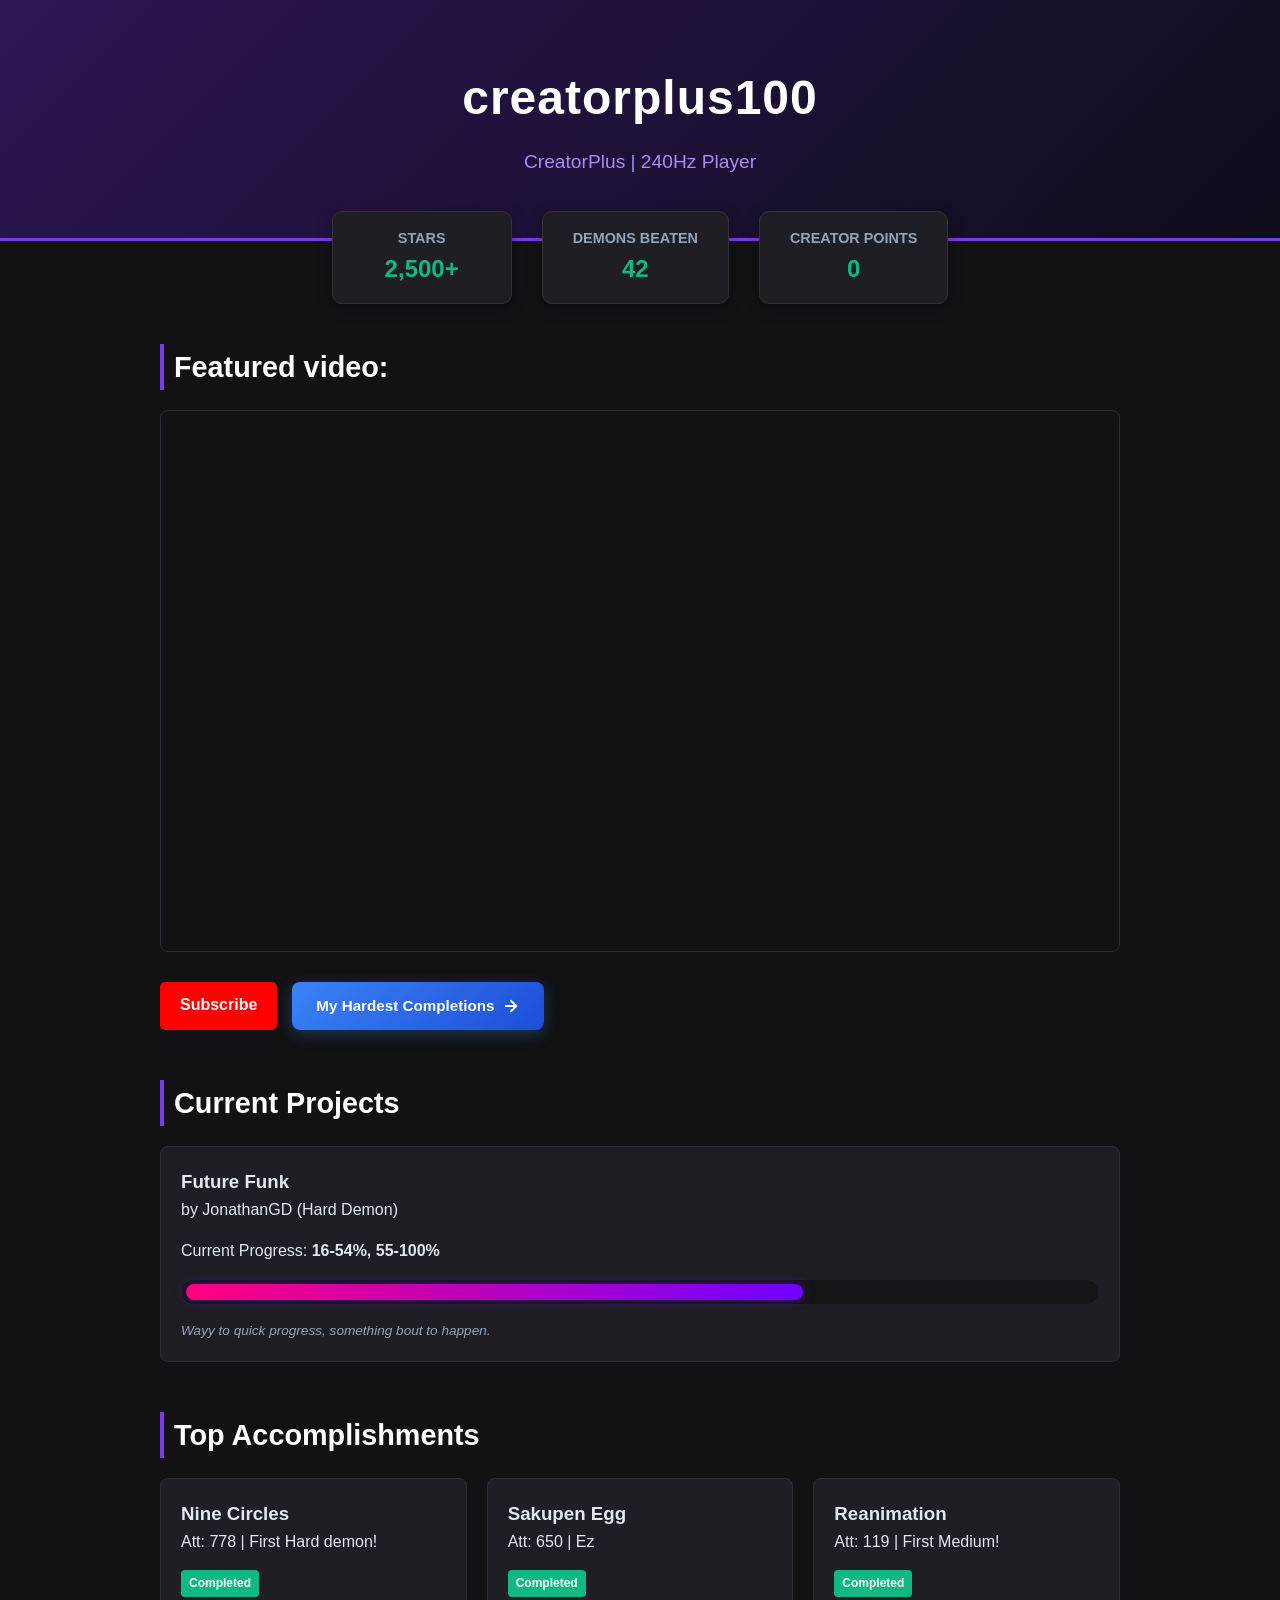
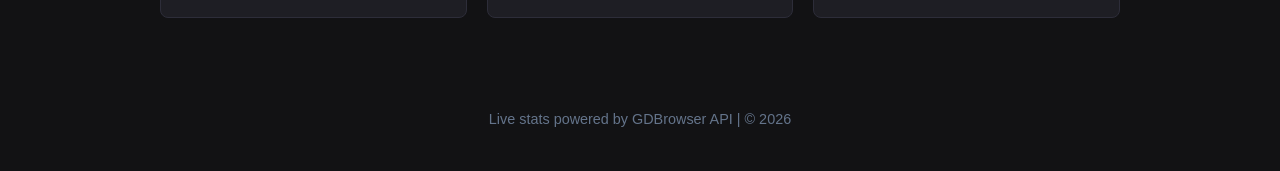
<file: index.html>
<!DOCTYPE html>
<html lang="en">
<head>
    <meta charset="UTF-8">
    <meta name="viewport" content="width=device-width, initial-scale=1.0">
    <title>creatorplus100 | GD Portfolio</title>
    <link rel="stylesheet" href="style.css">
    <style>
        /* Blending Progress Bar Styles added cleanly */
        .progress-bar-container {
            width: 100%;
            background: #141417;
            border-radius: 999px;
            padding: 4px;
            box-sizing: border-box;
            border: 1px solid rgba(255, 255, 255, 0.05);
            margin: 15px 0;
        }
        .progress-bar-fill {
            height: 16px;
            border-radius: 999px;
            background: linear-gradient(90deg, #ff007f, #7000ff, #00bbff, #ff007f);
            background-size: 300% 100%;
            animation: blendGradient 6s linear infinite;
            box-shadow: 0 0 12px rgba(112, 0, 255, 0.4);
            transition: width 0.8s cubic-bezier(0.4, 0, 0.2, 1);
        }
        @keyframes blendGradient {
            0% { background-position: 0% 50%; }
            100% { background-position: 300% 50%; }
        }
        /* Nav List Button Layout Styling */
        .nav-list-btn {
            display: inline-flex;
            align-items: center;
            gap: 8px;
            background: linear-gradient(135deg, #3b82f6 0%, #1d4ed8 100%);
            color: #ffffff;
            padding: 12px 24px;
            border-radius: 8px;
            text-decoration: none;
            font-weight: bold;
            font-size: 0.95rem;
            box-shadow: 0 4px 15px rgba(59, 130, 246, 0.3);
            transition: transform 0.2s ease, box-shadow 0.2s ease;
            margin-top: 15px;
        }
        .nav-list-btn:hover {
            transform: translateY(-2px);
            box-shadow: 0 6px 20px rgba(59, 130, 246, 0.4);
        }
        .nav-list-btn svg { transition: transform 0.2s ease; }
        .nav-list-btn:hover svg { transform: translateX(4px); }
    </style>
</head>
<body>

    <header class="hero">
        <div class="hero-content">
            <h1>creatorplus100</h1>
            <p>CreatorPlus | 240Hz Player</p>
        </div>
    </header>

    <section class="stats-container">
        <div class="stat-box">
            <h3>Stars</h3>
            <p class="stat-number" id="gd-stars">2,500+</p>
        </div>
        <div class="stat-box">
            <h3>Demons Beaten</h3>
            <p class="stat-number" id="gd-demons">42</p>
        </div>
        <div class="stat-box">
            <h3>Creator Points</h3>
            <p class="stat-number" id="gd-cp">0</p>
        </div>
    </section>

    <main class="container" style="margin-top: 40px;">
        
        <section class="section">
            <h2>Featured video:</h2>
            <div class="video-wrapper">
                <iframe src="https://www.youtube.com/embed/aTObXPHFEPw" 
                        title="YouTube video player" 
                        frameborder="0" 
                        allow="accelerometer; autoplay; clipboard-write; encrypted-media; gyroscope; picture-in-picture" 
                        allowfullscreen>
                </iframe>
            </div>
            
            <div style="display: flex; gap: 15px; flex-wrap: wrap; margin-top: 15px;">
                <a href="https://youtube.com/@creatorplusgd" target="_blank" class="channel-btn" style="margin-top: 15px;">
                    Subscribe
                </a>
                <a href="list.html" class="nav-list-btn">
                    <span>My Hardest Completions</span>
                    <svg xmlns="http://www.w3.org/2000/svg" width="18" height="18" viewBox="0 0 24 24" fill="none" stroke="currentColor" stroke-width="2.5" stroke-linecap="round" stroke-linejoin="round"><line x1="5" y1="12" x2="19" y2="12"></line><polyline points="12 5 19 12 12 19"></polyline></svg>
                </a>
            </div>
        </section>

        <section class="section">
            <h2>Current Projects</h2>
            <div id="projects-list">
                <div class="card project-card">
                    <h3>Future Funk</h3>
                    <p class="author">by JonathanGD (Hard Demon)</p>
                    <div class="progress-container">
                        <p>Current Progress: <strong>16-54%, 55-100%</strong></p>
                        <div class="progress-bar-container">
                            <div class="progress-bar-fill" style="width: 68%;"></div>
                        </div>
                        <p class="note">Using the Blitzkrieg Method. Destroying it chunk by chunk!</p>
                    </div>
                </div>
            </div>
        </section>

        <section class="section">
            <h2>Top Accomplishments</h2>
            <div class="grid" id="accomplishments-grid">
                <div class="card demon-card hard">
                    <h3>Future Funk</h3>
                    <p>Progress: 55-100% & 16-54%</p>
                    <span class="badge">In Progress</span>
                </div>
                <div class="card demon-card medium">
                    <h3>B</h3>
                    <p>Att: 1,200 | Fluked from 65%</p>
                    <span class="badge completed">Completed</span>
                </div>
                <div class="card demon-card easy">
                    <h3>The Nightmare</h3>
                    <p>First ever Demon!</p>
                    <span class="badge completed">Completed</span>
                </div>
            </div>
        </section>

    </main>

    <footer>
        <p>Live stats powered by GDBrowser API | © 2026</p>
    </footer>

    <script>
    const backupData = {
        "current_projects": [
            {
                "name": "Future Funk",
                "author": "JonathanGD",
                "difficulty": "Hard Demon",
                "progress_text": "16-54%, 55-100%",
                "runs": ["0-68", "55-100"],
                "note": "Wayy to quick progress, something bout to happen."
            }
        ],
        "top_accomplishments": [
            {
                "name": "Future Funk",
                "details": "Progress: 55-100% & 16-54%",
                "status": "In Progress",
                "class": "hard"
            },
            {
                "name": "B",
                "details": "Att: 1,200 | Fluked from 65%",
                "status": "Completed",
                "class": "medium completed"
            },
            {
                "name": "The Nightmare",
                "details": "First ever Demon!",
                "status": "Completed",
                "class": "easy completed"
            }
        ]
    };

    function renderContent(localData) {
        // Render Dynamic Projects
        const projectsContainer = document.getElementById('projects-list');
        projectsContainer.innerHTML = '';

        // Safe check to make sure current_projects array exists
        const projects = localData.current_projects || backupData.current_projects;

        projects.forEach(proj => {
            // 1. Automatically calculate your percentage width from your first run (e.g. "0-68" -> 68)
            let highPercentage = 68; 
            if (proj.runs && proj.runs[0]) {
                const firstRun = proj.runs[0];
                if (firstRun.includes('-')) {
                    highPercentage = parseInt(firstRun.split('-')[1], 10);
                } else {
                    highPercentage = parseInt(firstRun, 10);
                }
            }

            // 2. Safely read difficulty whether your JSON uses 'difficulty' or 'demon-type'
            const displayDifficulty = proj.difficulty || (proj["demon-type"] ? proj["demon-type"] + " Demon" : "Demon");

            projectsContainer.innerHTML += `
                <div class="card project-card">
                    <h3>${proj.name}</h3>
                    <p class="author">by ${proj.author} (${displayDifficulty})</p>
                    <div class="progress-container">
                        <p>Current Progress: <strong>${proj.progress_text || 'In Progress'}</strong></p>
                        
                        <div class="progress-bar-container">
                            <div class="progress-bar-fill" style="width: ${highPercentage}%;"></div>
                        </div>
                        
                        <p class="note">${proj.note}</p>
                    </div>
                </div>
            `;
        });

        // Render Top Accomplishments Grid
        const accomplishmentsGrid = document.getElementById('accomplishments-grid');
        accomplishmentsGrid.innerHTML = ''; 
        
        const accomplishments = localData.top_accomplishments || backupData.top_accomplishments;
        
        accomplishments.forEach(acc => {
            const fallbackClass = acc.class ? acc.class.split(' ')[0] : 'hard';
            const isCompleted = acc.class && acc.class.includes('completed');

            accomplishmentsGrid.innerHTML += `
                <div class="card demon-card ${fallbackClass}">
                    <h3>${acc.name}</h3>
                    <p>${acc.details}</p>
                    <span class="badge ${isCompleted ? 'completed' : ''}">${acc.status}</span>
                </div>
            `;
        });
    }

    // Main loader function
    async function loadWebsiteData() {
        try {
            const gdResponse = await fetch('https://gdbrowser.com/api/profile/creatorplus100');
            if (gdResponse.ok) {
                const gdData = await gdResponse.json();
                document.getElementById('gd-stars').innerText = gdData.stars.toLocaleString();
                document.getElementById('gd-demons').innerText = gdData.demons.toLocaleString();
                document.getElementById('gd-cp').innerText = gdData.creatorPoints.toLocaleString();
            }
        } catch (err) {
            console.log("Using default fallback statistics locally.");
        }

        try {
            const jsonResponse = await fetch('data.json');
            if (!jsonResponse.ok) throw new Error();
            const localData = await jsonResponse.json();
            renderContent(localData);
        } catch (err) {
            console.error("Using backupData fallback data. Details:", err);
            renderContent(backupData);
        }
    }

    window.onload = loadWebsiteData;
</script>
</body>
</html>
</file>
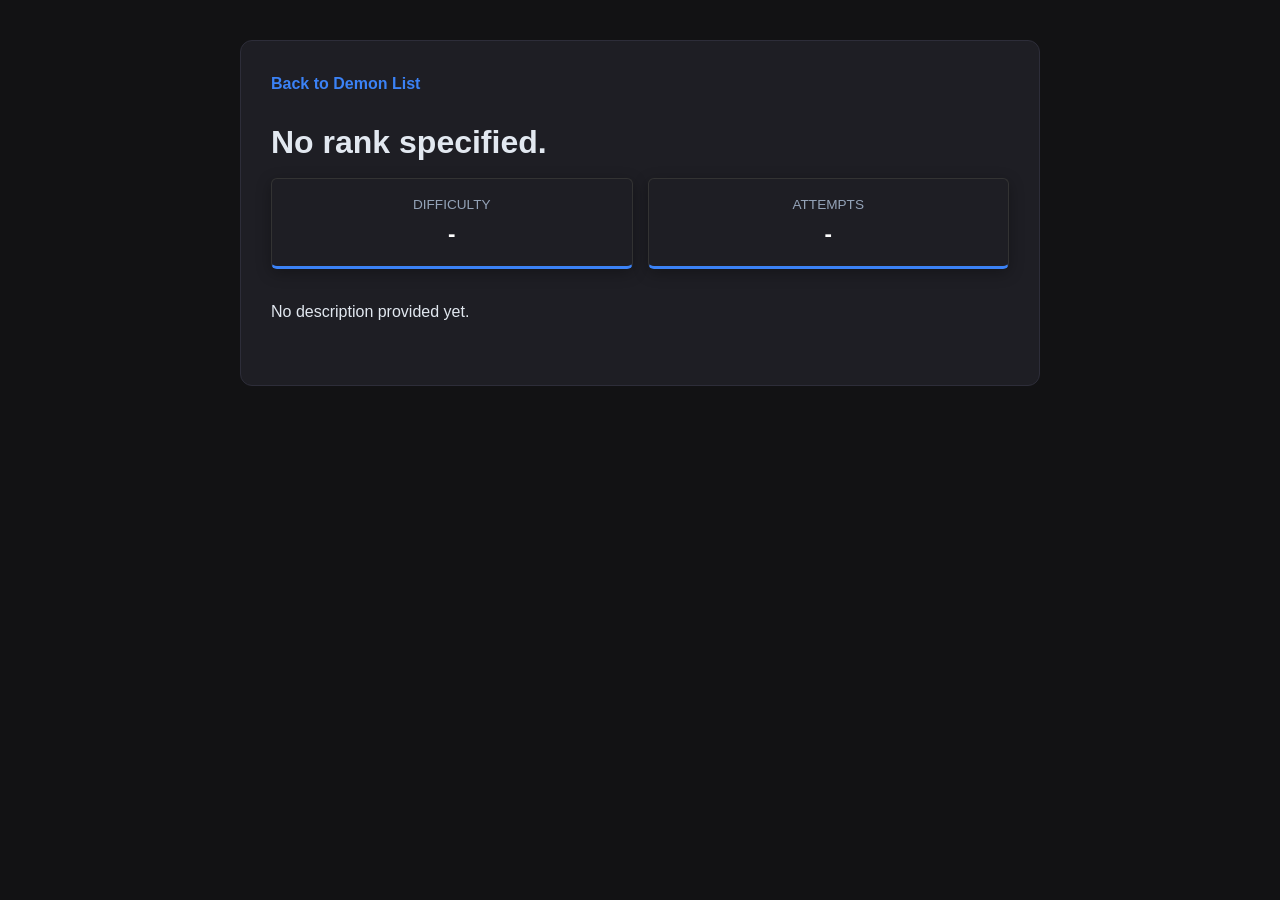
<file: level.html>
<!DOCTYPE html>
<html lang="en">
<head>
    <meta charset="UTF-8">
    <meta name="viewport" content="width=device-width, initial-scale=1.0">
    <title>Level Details</title>
    <link rel="stylesheet" href="style.css">
    <style>
        .level-container { max-width: 800px; margin: 40px auto; padding: 30px; border-radius: 12px; transition: all 0.3s ease; }
        .back-link { display: inline-block; margin-bottom: 20px; color: #3b82f6; text-decoration: none; font-weight: bold; }
        .video-container { position: relative; padding-bottom: 56.25%; height: 0; overflow: hidden; margin-top: 20px; border-radius: 8px; box-shadow: 0 4px 10px rgba(0,0,0,0.3); }
        .video-container iframe { position: absolute; top: 0; left: 0; width: 100%; height: 100%; border: 0; }
        .stats-grid { display: grid; grid-template-columns: repeat(auto-fit, minmax(150px, 1fr)); gap: 15px; margin: 20px 0; }
        .stat-box { background: #1e1e24; padding: 15px; border-radius: 6px; text-align: center; border-bottom: 3px solid #3b82f6; transition: all 0.3s ease; }
        .stat-box span { display: block; font-size: 0.85rem; color: #94a3b8; text-transform: uppercase; }
        .stat-box strong { font-size: 1.4rem; color: #fff; }

        /* 🔥 DYNAMIC THEME OVERRIDES FOR LEVEL PAGE */
        .theme-hell {
            background: linear-gradient(135deg, #150508 0%, #1e1214 100%) !important;
            border: 2px solid #ff003c !important;
            box-shadow: 0 0 25px rgba(255, 0, 60, 0.25) !important;
        }
        .theme-hell #level-name { color: #ff3366 !important; text-shadow: 0 0 8px rgba(255, 51, 102, 0.4); }
        .theme-hell .stat-box { background: #251014 !important; border-bottom-color: #ff003c !important; }

        .theme-vortex {
            background: linear-gradient(135deg, #0d0614 0%, #16101e 100%) !important;
            border: 2px solid #a855f7 !important;
            box-shadow: 0 0 25px rgba(168, 85, 247, 0.25) !important;
        }
        .theme-vortex #level-name { color: #c084fc !important; text-shadow: 0 0 8px rgba(192, 132, 252, 0.4); }
        .theme-vortex .stat-box { background: #190e24 !important; border-bottom-color: #a855f7 !important; }
    </style>
</head>
<body>

    <main class="level-container card" id="main-level-card">
        <a href="list.html" class="back-link">Back to Demon List</a>
        
        <h1 id="level-name">Loading Level...</h1>
        <p id="level-author" style="color: #94a3b8; font-size: 1.1rem; margin-top: -10px;"></p>

        <div class="stats-grid">
            <div class="stat-box">
                <span>Difficulty</span>
                <strong id="stat-difficulty">-</strong>
            </div>
            <div class="stat-box">
                <span>Attempts</span>
                <strong id="stat-attempts">-</strong>
            </div>
        </div>

        <div id="level-description-box" style="margin: 30px 0; line-height: 1.6;">
            <p id="level-description">No description provided yet.</p>
        </div>

        <div id="video-wrapper" style="display: none;">
            <h3>Gameplay Showcase:</h3>
            <div class="video-container">
                <iframe id="video-frame" src="" allowfullscreen></iframe>
            </div>
        </div>
    </main>

    <script>
    async function loadLevelData() {
        const urlParams = new URLSearchParams(window.location.search);
        const rankParam = urlParams.get('rank');

        if (!rankParam) {
            document.getElementById('level-name').innerText = "No rank specified.";
            return;
        }

        const targetIndex = parseInt(rankParam, 10) - 1;

        try {
            const response = await fetch('data.json');
            const data = await response.json();
            const list = data.hardest_completions;

            if (targetIndex < 0 || targetIndex >= list.length) {
                document.getElementById('level-name').innerText = `Rank #${rankParam} Not Found`;
                return;
            }

            const level = list[targetIndex];
            const pageCard = document.getElementById('main-level-card');

            // 🎯 APPLY SPECIAL SUBPAGE STYLING OVERRIDES DYNAMICALLY
            if (level.name.toLowerCase() === "nine circles") {
                pageCard.classList.add('theme-hell');
            } else if (level.name.toLowerCase() === "paracosm circles") {
                pageCard.classList.add('theme-vortex');
            }

            document.title = `#${rankParam} - ${level.name} | Details`;
            document.getElementById('level-name').innerText = `#${rankParam}. ${level.name}`;
            document.getElementById('level-author').innerText = `by ${level.author}`;
            document.getElementById('stat-difficulty').innerText = level.difficulty;
            document.getElementById('stat-attempts').innerText = level.attempts;
            
            if (level.description) {
                document.getElementById('level-description').innerText = level.description;
            }

            if (level.video_id) {
                document.getElementById('video-frame').src = `https://www.youtube.com/embed/${level.video_id}`;
                document.getElementById('video-wrapper').style.display = 'block';
            }

        } catch (error) {
            console.error("Error loading level details:", error);
            document.getElementById('level-name').innerText = "Error loading details.";
        }
    }

    window.onload = loadLevelData;
</script>
</body>
</html>
</file>
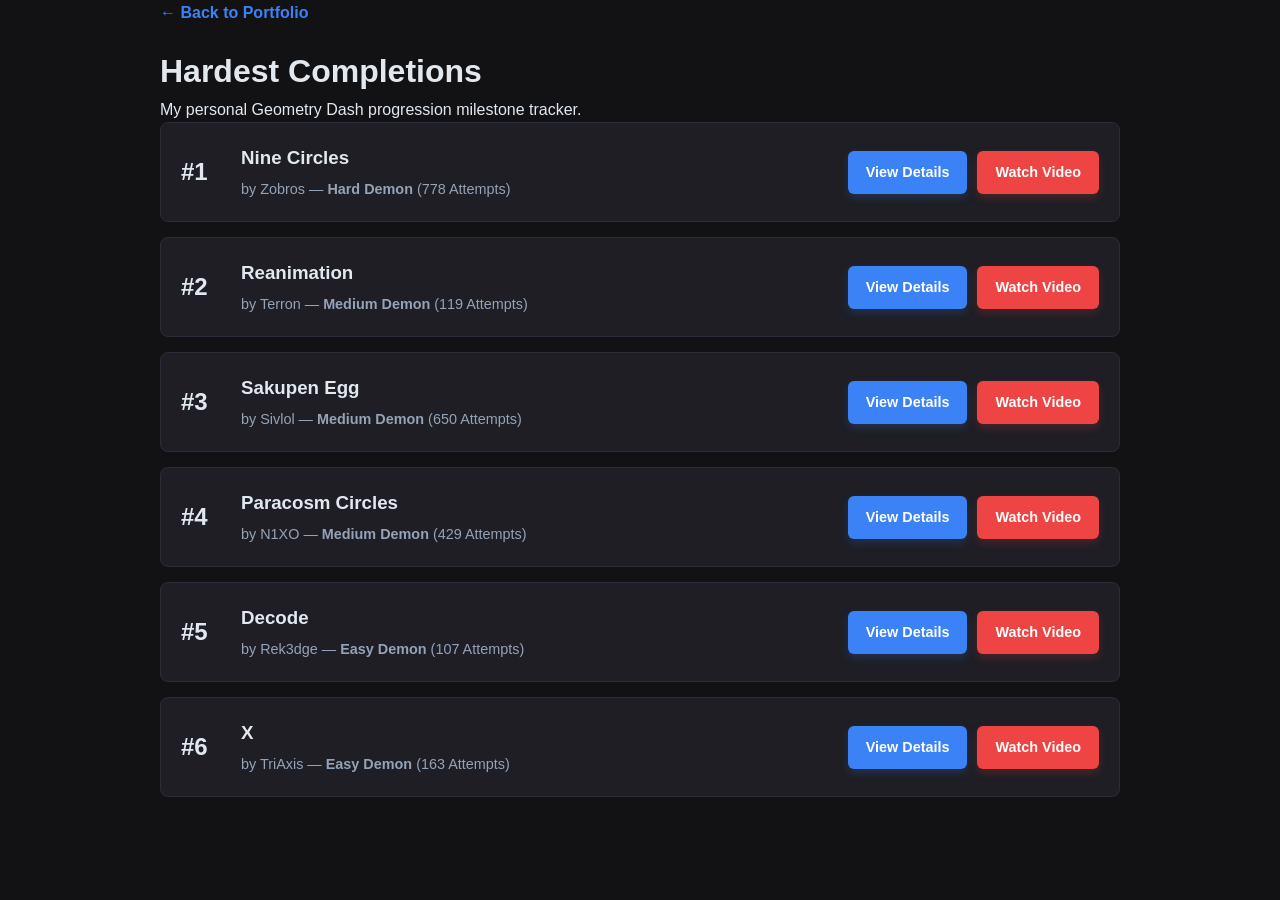
<file: list.html>
<!DOCTYPE html>
<html lang="en">
<head>
    <meta charset="UTF-8">
    <meta name="viewport" content="width=device-width, initial-scale=1.0">
    <title>My Demon List</title>
    <link rel="stylesheet" href="style.css">
</head>
<body>

    <main class="container">
        <a href="index.html" class="back-link" style="display: inline-block; margin-bottom: 20px; color: #3b82f6; text-decoration: none; font-weight: bold;">← Back to Portfolio</a>
        
        <h1 class="page-title">Hardest Completions</h1>
        <p class="page-subtitle">My personal Geometry Dash progression milestone tracker.</p>

        <div id="list-container">
            <p style="color: #94a3b8;">Loading list data...</p>
        </div>
    </main>

    <script>
        const fallbackList = [
            { "name": "Nine Circles", "author": "Zobros", "difficulty": "Hard Demon", "tier": "hard", "attempts": "778", "video_id": "aTObXPHFEPw" },
            { "name": "Paracosm Circles", "author": "N1XO", "difficulty": "Medium Demon", "tier": "medium", "attempts": "429", "video_id": "9u_fkpAqdOY" }
        ];

        function renderList(completions) {
            const container = document.getElementById('list-container');
            container.innerHTML = '';

            if (!completions || completions.length === 0) {
                container.innerHTML = '<p style="color: #ef4444;">No completions found.</p>';
                return;
            }

            completions.forEach((item, index) => {
                const dynamicRank = index + 1;
                let themeClass = `border-${item.tier}`; 

                let videoButton = '';
                if (item.video_id) {
                    videoButton = `<a href="https://youtu.be/${item.video_id}" target="_blank" class="watch-btn">Watch Video</a>`;
                }

                container.innerHTML += `
                    <div class="card list-item ${themeClass}" style="display: flex; justify-content: space-between; align-items: center; gap: 20px; padding: 20px; margin-bottom: 15px;">
                        <div style="display: flex; align-items: center; gap: 20px;">
                            <div class="list-rank" style="font-size: 1.5rem; font-weight: bold; min-width: 40px;">#${dynamicRank}</div>
                            <div class="list-info">
                                <h3 style="margin: 0 0 5px 0;"><a href="level.html?rank=${dynamicRank}" style="color: inherit; text-decoration: none;">${item.name}</a></h3>
                                <div class="list-meta" style="color: #94a3b8; font-size: 0.9rem;">
                                    by ${item.author} — <strong>${item.difficulty}</strong> (${item.attempts} Attempts)
                                </div>
                            </div>
                        </div>
                        <div style="display: flex; gap: 10px; shrink: 0;">
                            <a href="level.html?rank=${dynamicRank}" class="watch-btn" style="background: #3b82f6;">View Details</a>
                            ${videoButton}
                        </div>
                    </div>
                `;
            });
        }

        async function loadListData() {
            try {
                const response = await fetch('data.json');
                if (!response.ok) throw new Error();
                const data = await response.json();
                renderList(data.hardest_completions);
            } catch (error) {
                renderList(fallbackList);
            }
        }

        window.onload = loadListData;
    </script>
</body>
</html>
</file>
<file: style.css>
/* ==========================================================================
   GLOBAL BUTTON STYLING (Restoring styles to list.html & across site)
   ========================================================================== */

.watch-btn {
    display: inline-flex;
    align-items: center;
    justify-content: center;
    padding: 10px 18px;
    border-radius: 6px;
    font-size: 0.9rem;
    font-weight: bold;
    text-decoration: none;
    color: #ffffff !important;
    background: #ef4444; /* Default watch button color (Red) */
    box-shadow: 0 4px 10px rgba(239, 68, 68, 0.2);
    transition: transform 0.2s ease, background-color 0.2s ease, box-shadow 0.2s ease;
    cursor: pointer;
    border: none;
}

/* Specific background check styling override for the blue View Details button */
.watch-btn[style*="background: #3b82f6"],
.watch-btn[style*="background:#3b82f6"] {
    background: #3b82f6 !important;
    box-shadow: 0 4px 10px rgba(59, 130, 246, 0.2) !important;
}

/* Hover States */
.watch-btn:hover {
    transform: translateY(-2px);
}

/* Red Button Hover */
.watch-btn:not([style*="background"]):hover {
    background: #dc2626 !important;
    box-shadow: 0 6px 15px rgba(239, 68, 68, 0.4);
}

/* Blue Button Hover */
.watch-btn[style*="background: #3b82f6"]:hover,
.watch-btn[style*="background:#3b82f6"]:hover {
    background: #2563eb !important;
    box-shadow: 0 6px 15px rgba(59, 130, 246, 0.4) !important;
}

/* Click Animation State */
.watch-btn:active {
    transform: translateY(1px);
}
/* ==========================================================================
   SPECIAL LEVEL THEMES (Overriding standard cards)
   ========================================================================== */

/* 🔥 THEME HELL (Nine Circles - Crimson/Orange Dark Glow) */
.theme-hell {
    border-left: 6px solid #ff003c !important;
    background: linear-gradient(135deg, #150508 0%, #1e1214 100%) !important;
    box-shadow: 0 0 15px rgba(255, 0, 60, 0.15) !important;
}
.theme-hell h3 a, .theme-hell h3 {
    color: #ff3366 !important;
    text-shadow: 0 0 8px rgba(255, 51, 102, 0.4);
}
.theme-hell .list-rank {
    color: #ff003c !important;
}
/* Turn its buttons into deep crimson red */
.theme-hell .watch-btn {
    background: #ff003c !important;
    box-shadow: 0 4px 10px rgba(255, 0, 60, 0.3) !important;
}
.theme-hell .watch-btn:hover {
    background: #b3002a !important;
    box-shadow: 0 6px 15px rgba(255, 0, 60, 0.5) !important;
}


/* 🌀 THEME VORTEX (Paracosm Circles - Electric Purple Neon) */
.theme-vortex {
    border-left: 6px solid #a855f7 !important;
    background: linear-gradient(135deg, #0d0614 0%, #16101e 100%) !important;
    box-shadow: 0 0 15px rgba(168, 85, 247, 0.15) !important;
}
.theme-vortex h3 a, .theme-vortex h3 {
    color: #c084fc !important;
    text-shadow: 0 0 8px rgba(192, 132, 252, 0.4);
}
.theme-vortex .list-rank {
    color: #a855f7 !important;
}
/* Turn its buttons into clean electric violet purple */
.theme-vortex .watch-btn {
    background: #a855f7 !important;
    box-shadow: 0 4px 10px rgba(168, 85, 247, 0.3) !important;
}
.theme-vortex .watch-btn:hover {
    background: #7e22ce !important;
    box-shadow: 0 6px 15px rgba(168, 85, 247, 0.5) !important;
}
/* Target the primary watch/details buttons in your list layout */
.watch-btn {
    display: inline-block;
    transition: all 0.2s ease-in-out; /* Smooth transition effect */
    cursor: pointer;
}

/* Hover effects for the standard Red "Watch Video" button */
.watch-btn:hover {
    background: #cc0000 !important; /* Deeper red */
    transform: translateY(-2px); /* Subtle lift up */
    box-shadow: 0 4px 12px rgba(255, 0, 0, 0.3); /* Soft red glow */
}

/* Hover effects for the Blue "View Details" button */
/* Since you applied inline background color, we match its hover state */
.watch-btn[style*="background: #3b82f6"]:hover,
.watch-btn[style*="background:#3b82f6"]:hover {
    background: #1d4ed8 !important; /* Deeper blue */
    box-shadow: 0 4px 12px rgba(59, 130, 246, 0.4); /* Soft blue glow */
}

/* Active click state (makes the button feel like it presses down) */
.watch-btn:active {
    transform: translateY(1px);
    box-shadow: 0 2px 4px rgba(0, 0, 0, 0.2);
}
/* Styling for the new list navigation button */
.nav-list-btn {
    display: inline-flex;
    align-items: center;
    gap: 8px;
    background: linear-gradient(135deg, #3b82f6 0%, #1d4ed8 100%);
    color: #ffffff;
    padding: 12px 24px;
    border-radius: 8px;
    text-decoration: none;
    font-weight: bold;
    font-size: 0.95rem;
    box-shadow: 0 4px 15px rgba(59, 130, 246, 0.3);
    transition: transform 0.2s ease, box-shadow 0.2s ease;
}

.nav-list-btn:hover {
    transform: translateY(-2px);
    box-shadow: 0 6px 20px rgba(59, 130, 246, 0.4);
}

.nav-list-btn svg {
    transition: transform 0.2s ease;
}

.nav-list-btn:hover svg {
    transform: translateX(4px); /* Subtle arrow kick on hover */
}

/* --- Blending Progress Bar Styles --- */
.progress-bar-container {
    width: 100%;
    background: #141417; /* Deep background layer */
    border-radius: 999px;
    padding: 4px;
    box-sizing: border-box;
    border: 1px solid rgba(255, 255, 255, 0.05);
    margin: 15px 0;
}

.progress-bar-fill {
    height: 16px;
    border-radius: 999px;
    /* This creates a blending, colorful shifting layout */
    background: linear-gradient(90deg, #ff007f, #7000ff, #00bbff, #ff007f);
    background-size: 300% 100%;
    animation: blendGradient 6s linear infinite;
    box-shadow: 0 0 12px rgba(112, 0, 255, 0.4);
    transition: width 0.8s cubic-bezier(0.4, 0, 0.2, 1); /* Clean loading snap */
}

/* The fluid color shifting animation */
@keyframes blendGradient {
    0% { background-position: 0% 50%; }
    100% { background-position: 300% 50%; }
}
/* Dynamic Demon Colors for Progress Bars */
.progress-bar.easy-demon    { background: #00ff44; }
.progress-bar.medium-demon  { background: #00bbff; }
.progress-bar.hard-demon    { background: #ff00ff; }
.progress-bar.insane-demon  { background: #ff3300; }
.progress-bar.extreme-demon { background: #880000; }
/* YouTube Section Styling */
.video-wrapper {
    position: relative;
    padding-bottom: 56.25%; /* Fixed 16:9 Aspect Ratio */
    height: 0;
    overflow: hidden;
    border-radius: 8px;
    border: 1px solid #2d2d39;
    margin-top: 15px;
}

.video-wrapper iframe {
    position: absolute;
    top: 0;
    left: 0;
    width: 100%;
    height: 100%;
}

.channel-btn {
    display: inline-block;
    background: #ff0000;
    color: #fff;
    padding: 10px 20px;
    border-radius: 5px;
    text-decoration: none;
    font-weight: bold;
    margin-top: 20px;
    transition: background 0.2s ease;
}

.channel-btn:hover {
    background: #cc0000;
}
/* Reset and Global Styles */
* {
    margin: 0;
    padding: 0;
    box-sizing: border-box;
    font-family: 'Segoe UI', Tahoma, Geneva, Verdana, sans-serif;
}

body {
    background-color: #121214;
    color: #e2e8f0;
    line-height: 1.6;
}

/* Hero Section */
.hero {
    background: linear-gradient(135deg, #2c1654 0%, #0f0c1b 100%);
    padding: 60px 20px;
    text-align: center;
    border-bottom: 3px solid #7c3aed;
}

.hero h1 {
    font-size: 3rem;
    color: #fff;
    margin-bottom: 10px;
    letter-spacing: 1px;
}

.hero p {
    color: #a78bfa;
    font-size: 1.2rem;
}

/* Stats Ribbon */
.stats-container {
    display: flex;
    justify-content: center;
    gap: 30px;
    margin: -30px auto 40px auto;
    max-width: 800px;
    padding: 0 20px;
    flex-wrap: wrap;
}

.stat-box {
    background: #1e1e24;
    border: 1px solid #333;
    padding: 15px 30px;
    border-radius: 10px;
    text-align: center;
    min-width: 180px;
    box-shadow: 0 4px 15px rgba(0,0,0,0.3);
}

.stat-box h3 {
    font-size: 0.9rem;
    color: #94a3b8;
    text-transform: uppercase;
}

.stat-number {
    font-size: 1.5rem;
    font-weight: bold;
    color: #10b981;
}

/* Layout Structure */
.container {
    max-width: 1000px;
    margin: 0 auto;
    padding: 0 20px;
}

.section {
    margin-bottom: 50px;
}

.section h2 {
    font-size: 1.8rem;
    margin-bottom: 20px;
    color: #fff;
    border-left: 4px solid #7c3aed;
    padding-left: 10px;
}

/* Cards & Grid */
.grid {
    display: grid;
    grid-template-columns: repeat(auto-fit, minmax(280px, 1fr));
    gap: 20px;
}

.card {
    background: #1e1e24;
    border-radius: 8px;
    padding: 20px;
    border: 1px solid #2d2d39;
    position: relative;
}

/* Progress Bar Utilities */
.progress-container {
    margin-top: 15px;
}

.progress-bar-bg {
    background: #2d2d39;
    height: 16px;          /* Forces the background container to stay open */
    border-radius: 8px;
    margin: 10px 0;
    overflow: hidden;      /* Makes sure overlapping segments don't leak past round corners */
    position: relative;    /* Anchor point for the absolute-positioned bars inside */
}

.progress-bar {
    background: #7c3aed;
    height: 100%;
    border-radius: 6px;
}

.note {
    font-size: 0.85rem;
    color: #94a3b8;
    font-style: italic;
}

/* Badges */
.badge {
    display: inline-block;
    padding: 4px 8px;
    font-size: 0.75rem;
    font-weight: bold;
    border-radius: 4px;
    background: #f59e0b;
    color: #fff;
    margin-top: 15px;
}

.badge.completed {
    background: #10b981;
}

footer {
    text-align: center;
    padding: 40px 20px;
    color: #64748b;
    font-size: 0.9rem;
}
/* ==========================================================================
   GLOBAL BUTTON STYLING (Restoring styles to list.html & across site)
   ========================================================================== */

.watch-btn {
    display: inline-flex;
    align-items: center;
    justify-content: center;
    padding: 10px 18px;
    border-radius: 6px;
    font-size: 0.9rem;
    font-weight: bold;
    text-decoration: none;
    color: #ffffff !important;
    background: #ef4444; /* Default watch button color (Red) */
    box-shadow: 0 4px 10px rgba(239, 68, 68, 0.2);
    transition: transform 0.2s ease, background-color 0.2s ease, box-shadow 0.2s ease;
    cursor: pointer;
    border: none;
}

/* Specific background check styling override for the blue View Details button */
.watch-btn[style*="background: #3b82f6"],
.watch-btn[style*="background:#3b82f6"] {
    background: #3b82f6 !important;
    box-shadow: 0 4px 10px rgba(59, 130, 246, 0.2) !important;
}

/* Hover States */
.watch-btn:hover {
    transform: translateY(-2px);
}

/* Red Button Hover */
.watch-btn:not([style*="background"]):hover {
    background: #dc2626 !important;
    box-shadow: 0 6px 15px rgba(239, 68, 68, 0.4);
}

/* Blue Button Hover */
.watch-btn[style*="background: #3b82f6"]:hover,
.watch-btn[style*="background:#3b82f6"]:hover {
    background: #2563eb !important;
    box-shadow: 0 6px 15px rgba(59, 130, 246, 0.4) !important;
}

/* Click Animation State */
.watch-btn:active {
    transform: translateY(1px);
}
</file>
